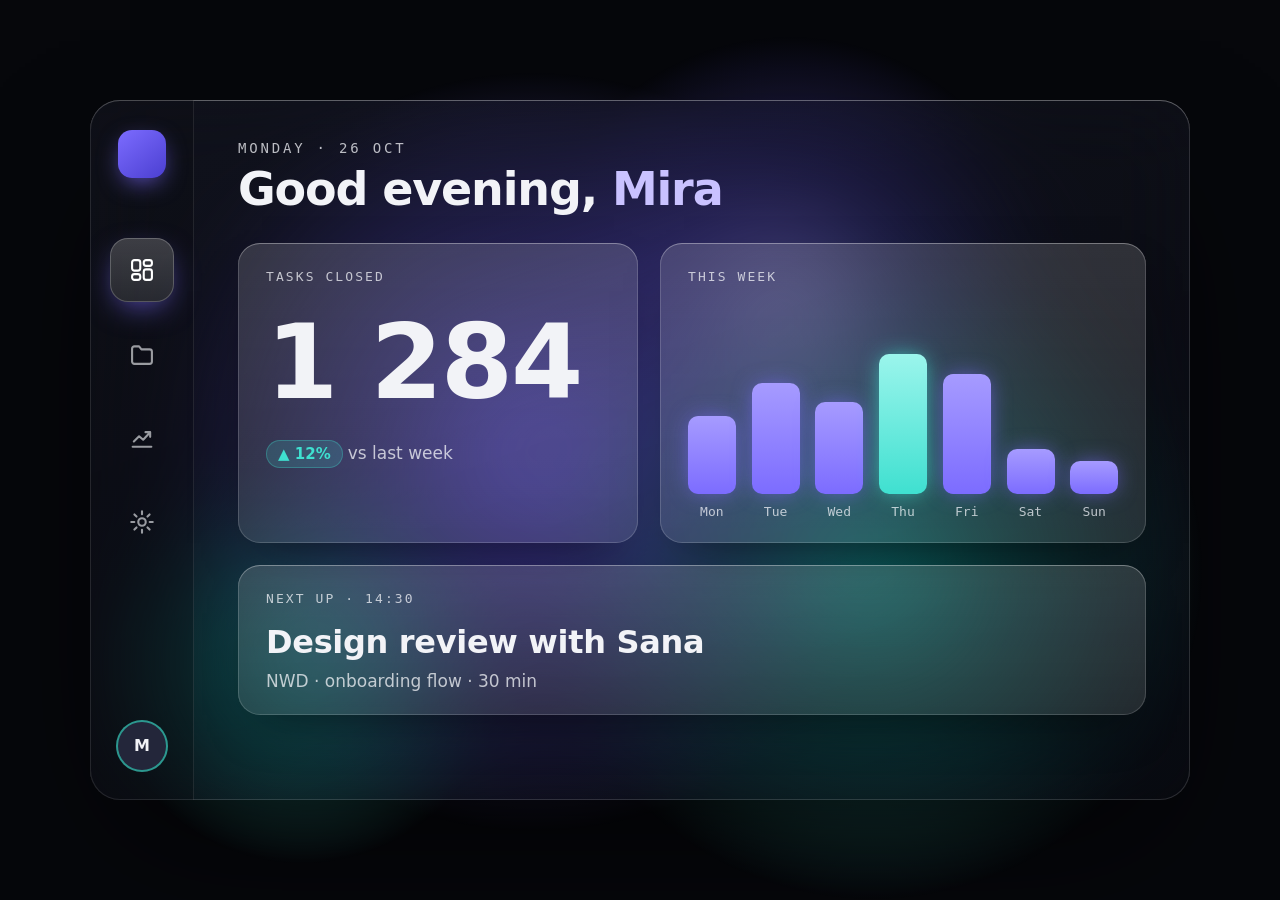
<file: index.html>
<!doctype html>
<html lang="en">
<head>
  <meta charset="utf-8">
  <meta name="viewport" content="width=device-width,initial-scale=1">
  <title>Frost Desk — veraetogrex_portfolio</title>
  <link rel="stylesheet" href="style.css">
</head>
<body>
  <!-- Frost Desk · zero dependencies · github.com/veraetogrex-portfolio -->
  <div class="fd-scene" aria-hidden="true"><i></i><i></i><i></i><i></i></div>

  <main class="fd" id="desk">
    <aside class="fd-side">
      <div class="fd-logo"></div>
      <nav class="fd-nav" aria-label="Pages">
        <span class="fd-pill"></span>
        <button class="is-on" aria-label="Overview"><svg viewBox="0 0 24 24"><rect x="3.5" y="3.5" width="7" height="9" rx="2"/><rect x="13.5" y="3.5" width="7" height="5" rx="2"/><rect x="3.5" y="15.5" width="7" height="5" rx="2"/><rect x="13.5" y="11.5" width="7" height="9" rx="2"/></svg></button>
        <button aria-label="Projects"><svg viewBox="0 0 24 24"><path d="M3.5 7.5a2 2 0 0 1 2-2h4l2 2.5h7a2 2 0 0 1 2 2v8.5a2 2 0 0 1-2 2h-13a2 2 0 0 1-2-2z"/></svg></button>
        <button aria-label="Reports"><svg viewBox="0 0 24 24"><path d="M4 19.5h16M5 15l4.5-4.5 3.5 3 6-6.5M15 7h4v4"/></svg></button>
        <button aria-label="Settings"><svg viewBox="0 0 24 24"><circle cx="12" cy="12" r="3.2"/><path d="M12 2.8v2.6M12 18.6v2.6M21.2 12h-2.6M5.4 12H2.8M18.5 5.5l-1.8 1.8M7.3 16.7l-1.8 1.8M18.5 18.5l-1.8-1.8M7.3 7.3L5.5 5.5"/></svg></button>
      </nav>
      <div class="fd-me">M</div>
    </aside>

    <div class="fd-content">
      <section class="fd-page is-on">
        <p class="fd-kick">Monday · 26 Oct</p>
        <h1>Good evening, <em>Mira</em></h1>
        <div class="fd-grid fd-overview">
          <div class="fd-card"><p class="fd-label">Tasks closed</p><p class="fd-big" data-count>0</p><p><span class="fd-chip">▲ 12%</span> <span class="fd-muted">vs last week</span></p></div>
          <div class="fd-card"><p class="fd-label">This week</p><div class="fd-bars"></div></div>
          <div class="fd-card fd-wide"><p class="fd-label">Next up · 14:30</p><p class="fd-next">Design review with Sana</p><p class="fd-muted">NWD · onboarding flow · 30 min</p></div>
        </div>
      </section>

      <section class="fd-page">
        <p class="fd-kick">4 active · Q4</p>
        <h1>Projects</h1>
        <div class="fd-grid fd-projects"></div>
      </section>

      <section class="fd-page">
        <p class="fd-kick">Last 30 days</p>
        <h1>Reports</h1>
        <div class="fd-grid fd-reports">
          <div class="fd-card">
            <p class="fd-label">Team velocity</p><p class="fd-mid">+18.4% <span class="fd-chip">On track</span></p>
            <svg class="fd-line" viewBox="0 0 568 330">
              <defs><linearGradient id="fd-area" x1="0" y1="0" x2="0" y2="1"><stop offset="0" stop-color="#7c6cff" stop-opacity=".45"/><stop offset="1" stop-color="#7c6cff" stop-opacity="0"/></linearGradient></defs>
              <path class="fd-grid-lines" d="M0 40H568M0 120H568M0 200H568M0 280H568"/>
              <path class="fd-area" fill="url(#fd-area)"/>
              <path class="fd-stroke" pathLength="1" stroke-dasharray="1 1"/>
              <circle class="fd-dot" cx="540" cy="70" r="9"/>
            </svg>
          </div>
          <div class="fd-card">
            <p class="fd-label">Where time went</p>
            <div class="fd-donut"><svg viewBox="0 0 240 240"><circle cx="120" cy="120" r="94"/></svg><p><b class="fd-mid" data-hours>0</b><span class="fd-muted">hours logged</span></p></div>
            <p class="fd-muted">Build 38% · Design 27% · Review 21% · QA 14%</p>
          </div>
        </div>
      </section>

      <section class="fd-page">
        <p class="fd-kick">Workspace</p>
        <h1>Settings</h1>
        <form class="fd-card fd-form" onsubmit="return false">
          <label class="fd-field"><span>Workspace name</span><input value="Veraetogrex"></label>
          <label class="fd-field"><span>Owner email</span><input type="email" value="mira@veraetogrex.dev"></label>
          <label class="fd-toggle">Frosted glass theme<input type="checkbox" checked></label>
          <label class="fd-toggle">Weekly digest<input type="checkbox" checked></label>
          <label class="fd-toggle">Sound on release<input type="checkbox"></label>
          <button class="fd-save">Save changes</button>
        </form>
      </section>
    </div>
    <div class="fd-glint" aria-hidden="true"></div>
  </main>

  <script src="script.js"></script>
</body>
</html>
</file>
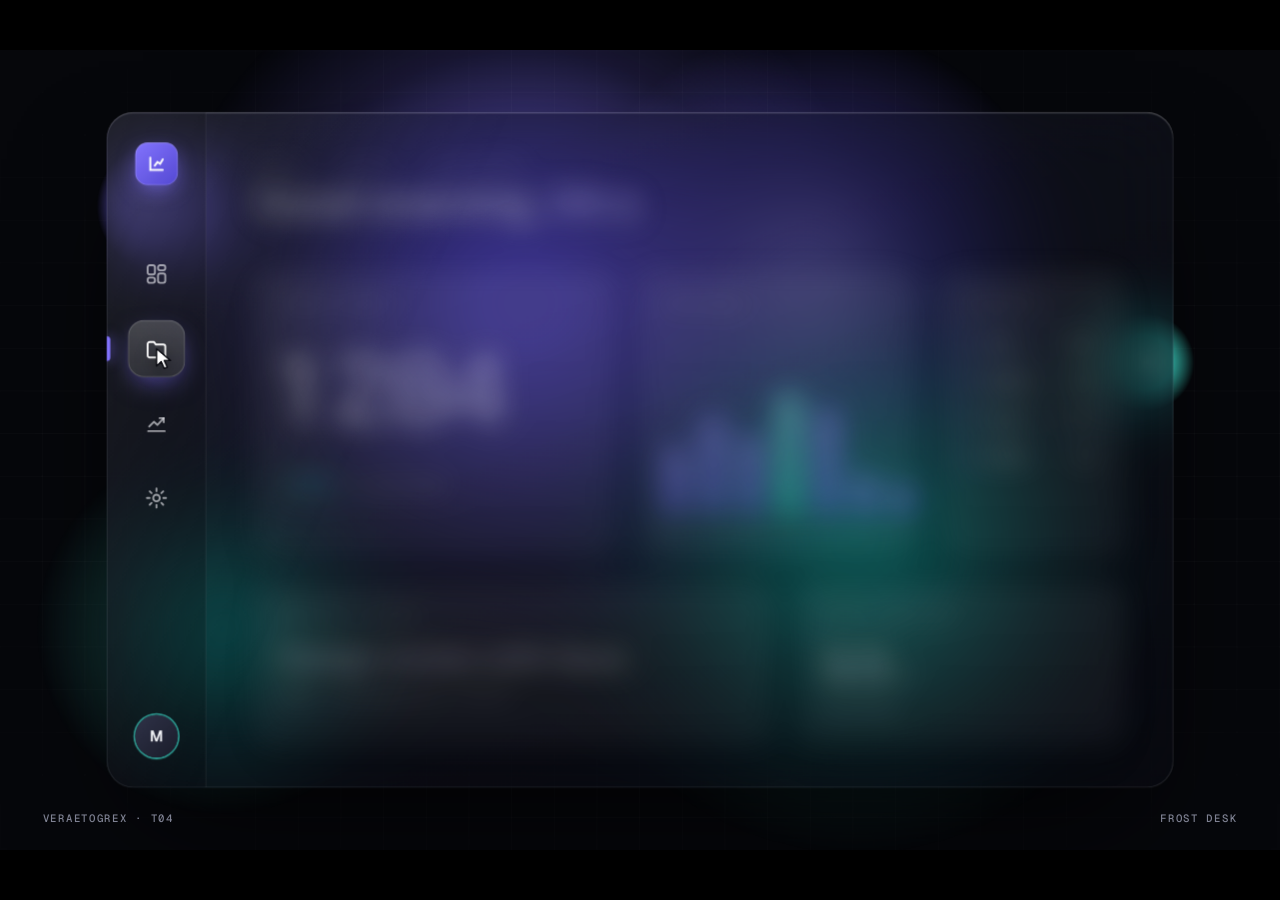
<file: mockup/frost-desk.autoplay.html>
<!doctype html>
<html lang="en">
<head>
<meta charset="utf-8">
<meta name="viewport" content="width=device-width,initial-scale=1">
<title>T04 Frost Desk — every page blurs into the next</title>
<link rel="stylesheet" href="_shared/nocturne.css">
<style>
  #stage{background:#06070B}
  #stage.grid::before{opacity:.6}

  /* the one moving background */
  .scene{position:absolute;inset:0;z-index:-1;overflow:hidden}
  .blob{position:absolute;left:0;top:0;border-radius:50%;will-change:transform;mix-blend-mode:screen}
  .b1{width:820px;height:820px;margin:-410px;background:radial-gradient(closest-side,rgba(124,108,255,.95),rgba(124,108,255,.55) 38%,rgba(124,108,255,.16) 70%,rgba(124,108,255,0))}
  .b2{width:700px;height:700px;margin:-350px;background:radial-gradient(closest-side,rgba(63,224,208,.85),rgba(63,224,208,.42) 40%,rgba(63,224,208,.1) 72%,rgba(63,224,208,0))}
  .b3{width:560px;height:560px;margin:-280px;background:radial-gradient(closest-side,rgba(166,155,255,.75),rgba(106,90,249,.35) 45%,rgba(106,90,249,0))}
  .b4{width:420px;height:420px;margin:-210px;background:radial-gradient(closest-side,rgba(63,224,208,.7),rgba(63,224,208,.2) 55%,rgba(63,224,208,0))}
  .b5{width:150px;height:150px;margin:-75px;background:radial-gradient(closest-side,rgba(201,194,255,1),rgba(124,108,255,.9) 55%,rgba(124,108,255,0) 100%)}
  .b6{width:110px;height:110px;margin:-55px;background:radial-gradient(closest-side,rgba(180,255,247,1),rgba(63,224,208,.9) 55%,rgba(63,224,208,0) 100%)}

  /* glass panel */
  .panel{position:absolute;left:120px;top:70px;width:1200px;height:760px;border-radius:30px;z-index:2;overflow:hidden;
    background:linear-gradient(160deg,rgba(26,28,42,.52),rgba(10,11,18,.62));
    -webkit-backdrop-filter:blur(42px) saturate(150%);backdrop-filter:blur(42px) saturate(150%);
    box-shadow:0 0 0 1px rgba(255,255,255,.14) inset,0 1px 0 rgba(255,255,255,.22) inset,0 60px 140px -40px rgba(0,0,0,.85)}
  .panel::after{content:"";position:absolute;inset:0;border-radius:30px;pointer-events:none;
    background:linear-gradient(115deg,rgba(255,255,255,.07) 0%,rgba(255,255,255,0) 30%)}

  /* sidebar */
  .side{position:absolute;left:0;top:0;bottom:0;width:112px;border-right:1px solid rgba(255,255,255,.09);background:rgba(8,9,14,.25)}
  .logo{position:absolute;left:32px;top:34px;width:48px;height:48px;border-radius:14px;display:flex;align-items:center;justify-content:center;
    background:linear-gradient(140deg,var(--pulse),#4B3FD1);box-shadow:0 8px 24px -6px rgba(124,108,255,.8),0 0 0 1px rgba(255,255,255,.2) inset}
  .nav{position:absolute;left:24px;top:150px;width:64px}
  .nb{position:relative;display:flex;align-items:center;justify-content:center;width:64px;height:64px;margin-bottom:20px;border-radius:18px;color:rgba(242,243,247,.62);z-index:1;transition:color .3s;outline:none}
  .nb svg{width:28px;height:28px}
  .nb.on{color:#fff}
  .nb.li-hover:not(.on),.nb:hover:not(.on){color:#fff;background:rgba(255,255,255,.06)}
  .nb:focus-visible{box-shadow:0 0 0 2px var(--pulse-soft)}
  .pill{position:absolute;left:0;top:0;width:64px;height:64px;border-radius:18px;z-index:0;transition:transform .5s var(--ease-back);
    background:linear-gradient(180deg,rgba(255,255,255,.2),rgba(255,255,255,.11));box-shadow:0 0 0 1px rgba(255,255,255,.22) inset,0 10px 30px -8px rgba(124,108,255,.7)}
  .pill::before{content:"";position:absolute;left:-24px;top:18px;width:4px;height:28px;border-radius:0 4px 4px 0;background:var(--pulse);box-shadow:0 0 14px var(--pulse)}
  .me{position:absolute;left:32px;bottom:34px;width:48px;height:48px;border-radius:50%;display:flex;align-items:center;justify-content:center;font:600 17px var(--f-text);
    background:linear-gradient(140deg,#2C2F45,#1A1C2A);box-shadow:0 0 0 2px rgba(63,224,208,.65)}

  /* content */
  .content{position:absolute;left:112px;top:0;right:0;bottom:0;will-change:filter,opacity,transform}
  .page{position:absolute;left:48px;top:44px;right:48px;bottom:44px;display:none}
  .page.on{display:block}
  .kick{font:500 14px var(--f-mono);letter-spacing:.2em;text-transform:uppercase;color:rgba(242,243,247,.7)}
  h1{margin:10px 0 0;font:600 50px/1.05 var(--f-text);letter-spacing:-.025em;color:#fff;text-shadow:0 2px 24px rgba(0,0,0,.35)}
  h1 em{font-style:normal;color:var(--pulse-pale)}
  .chip{display:inline-flex;align-items:center;gap:6px;height:32px;padding:0 12px;border-radius:999px;font:600 15px var(--f-text);background:rgba(63,224,208,.16);color:var(--ion);box-shadow:0 0 0 1px rgba(63,224,208,.3) inset}

  .g{position:absolute;border-radius:22px;padding:28px 30px;
    background:linear-gradient(180deg,rgba(255,255,255,.15),rgba(255,255,255,.11));
    box-shadow:0 0 0 1px rgba(255,255,255,.16) inset,0 1px 0 rgba(255,255,255,.22) inset,0 24px 50px -24px rgba(0,0,0,.6)}
  .g .lbl{font:500 14px var(--f-mono);letter-spacing:.16em;text-transform:uppercase;color:rgba(242,243,247,.78)}
  .big{font:600 112px/1 var(--f-display);letter-spacing:-.01em;color:#fff;font-variant-numeric:tabular-nums}
  .mid{font:600 56px/1 var(--f-display);color:#fff}
  .muted{color:rgba(242,243,247,.74);font-size:18px}

  /* overview */
  .bars{position:absolute;left:30px;right:30px;bottom:26px;height:200px;display:flex;align-items:flex-end;gap:16px}
  .bar{flex:1;display:flex;flex-direction:column;align-items:center;gap:10px;height:100%;justify-content:flex-end}
  .bar i{display:block;width:100%;border-radius:10px;background:linear-gradient(180deg,#A69BFF,var(--pulse));box-shadow:0 0 22px -4px rgba(124,108,255,.8);transform-origin:50% 100%;transform:scaleY(0)}
  .bar.hi i{background:linear-gradient(180deg,#9BF5EC,var(--ion));box-shadow:0 0 22px -4px rgba(63,224,208,.9)}
  .bar span{font:500 13px var(--f-mono);letter-spacing:.08em;color:rgba(242,243,247,.7)}
  .plist{margin-top:22px;display:flex;flex-direction:column;gap:14px}
  .plist div{display:flex;align-items:center;gap:12px;font:600 22px var(--f-display);letter-spacing:.06em}
  .plist i{width:10px;height:10px;border-radius:50%;background:var(--pulse)}
  .plist span{margin-left:auto;font:500 18px var(--f-text);letter-spacing:0;color:rgba(242,243,247,.8)}

  /* projects */
  .pc{width:230px;height:470px;top:120px;text-align:center;padding:30px 20px}
  .pc .code{font:700 40px/1 var(--f-display);letter-spacing:.08em;color:#fff}
  .pc .nm{margin-top:8px;font:500 17px var(--f-text);color:rgba(242,243,247,.78)}
  .ring{position:relative;width:164px;height:164px;margin:34px auto 0}
  .ring svg{width:164px;height:164px;transform:rotate(-90deg)}
  .ring .v{position:absolute;inset:0;display:flex;align-items:center;justify-content:center;font:600 46px var(--f-display);color:#fff}
  .ring .v small{font-size:22px;margin-left:2px;color:rgba(242,243,247,.8)}
  .pc .due{position:absolute;left:20px;right:20px;bottom:30px;font:500 14px var(--f-mono);letter-spacing:.1em;text-transform:uppercase;color:rgba(242,243,247,.72)}
  .pc .who{position:absolute;left:0;right:0;bottom:70px;display:flex;justify-content:center}
  .pc .who b{width:36px;height:36px;margin:0 -5px;border-radius:50%;display:flex;align-items:center;justify-content:center;font:600 14px var(--f-text);background:#2A2D42;box-shadow:0 0 0 2px rgba(20,21,32,.9)}

  /* reports */
  .chart path.ln{fill:none;stroke:var(--pulse-soft);stroke-width:4;stroke-linecap:round;stroke-linejoin:round;filter:drop-shadow(0 0 8px rgba(124,108,255,.8))}
  .legend{margin-top:26px;display:grid;grid-template-columns:1fr 1fr;gap:12px 18px}
  .legend div{display:flex;align-items:center;gap:10px;font:500 17px var(--f-text);color:rgba(242,243,247,.86)}
  .legend i{width:12px;height:12px;border-radius:4px}

  /* payoff: the line lands -> light blooms through the glass and a glint sweeps across it */
  .glint{position:absolute;inset:0;z-index:5;pointer-events:none;opacity:0;border-radius:30px;
    background:linear-gradient(105deg,transparent 32%,rgba(255,255,255,.16) 42%,rgba(255,255,255,.42) 48%,rgba(226,222,255,.62) 50%,rgba(255,255,255,.42) 52%,rgba(255,255,255,.16) 58%,transparent 68%) no-repeat;background-size:260% 100%}
  .bloom{position:absolute;left:823px;top:508px;width:2600px;height:2600px;margin:-1300px 0 0 -1300px;border-radius:50%;z-index:3;pointer-events:none;opacity:0;mix-blend-mode:screen;will-change:transform,opacity;
    background:radial-gradient(closest-side,rgba(226,222,255,.92),rgba(166,155,255,.58) 16%,rgba(124,108,255,.30) 42%,rgba(63,224,208,.12) 68%,rgba(63,224,208,0))}
  /* settings */
  .fl{display:block;margin-top:22px}
  .fl span{display:block;margin-bottom:10px;font:500 13px var(--f-mono);letter-spacing:.16em;text-transform:uppercase;color:rgba(242,243,247,.74)}
  .fl .field{width:100%;background:rgba(8,9,14,.32);border-color:rgba(255,255,255,.2);font-size:20px}
  .tg{display:flex;align-items:center;justify-content:space-between;height:64px;border-bottom:1px solid rgba(255,255,255,.1);font:500 20px var(--f-text)}
  .tg:last-of-type{border:0}
  .sw{width:56px;height:32px;border-radius:999px;background:rgba(255,255,255,.18);position:relative;transition:background .25s}
  .sw::after{content:"";position:absolute;left:4px;top:4px;width:24px;height:24px;border-radius:50%;background:#fff;transition:transform .3s var(--ease-back)}
  .sw.on{background:var(--pulse-btn)}.sw.on::after{transform:translateX(24px)}
  .av{display:flex;margin-top:22px}
  .av b{width:58px;height:58px;margin-right:-12px;border-radius:50%;display:flex;align-items:center;justify-content:center;font:600 20px var(--f-text);box-shadow:0 0 0 3px rgba(30,32,48,.95)}
</style>
</head>
<body>
<div id="stage" class="grid" data-title="T04 Frost Desk" data-url="veraetogrex-portfolio.github.io/desk">
  <div class="scene" id="scene">
    <div class="blob b1"></div><div class="blob b2"></div><div class="blob b3"></div><div class="blob b4"></div><div class="blob b5"></div><div class="blob b6"></div>
  </div>

  <div class="panel" id="panel">
    <aside class="side">
      <div class="logo"><svg width="24" height="24" viewBox="0 0 24 24" fill="none" stroke="#fff" stroke-width="2.2" stroke-linecap="round"><path d="M5 5v14h14"/><path d="M10 14l3-4 3 2 3-5"/></svg></div>
      <nav class="nav" id="nav">
        <div class="pill" id="pill"></div>
        <button class="nb" aria-label="Overview"><svg viewBox="0 0 24 24" fill="none" stroke="currentColor" stroke-width="1.8" stroke-linejoin="round"><rect x="3.5" y="3.5" width="7" height="9" rx="2"/><rect x="13.5" y="3.5" width="7" height="5" rx="2"/><rect x="3.5" y="15.5" width="7" height="5" rx="2"/><rect x="13.5" y="11.5" width="7" height="9" rx="2"/></svg></button>
        <button class="nb" aria-label="Projects"><svg viewBox="0 0 24 24" fill="none" stroke="currentColor" stroke-width="1.8" stroke-linejoin="round"><path d="M3.5 7.5a2 2 0 0 1 2-2h4l2 2.5h7a2 2 0 0 1 2 2v8.5a2 2 0 0 1-2 2h-13a2 2 0 0 1-2-2z"/></svg></button>
        <button class="nb" aria-label="Reports"><svg viewBox="0 0 24 24" fill="none" stroke="currentColor" stroke-width="1.8" stroke-linecap="round" stroke-linejoin="round"><path d="M4 19.5h16"/><path d="M5 15l4.5-4.5 3.5 3 6-6.5"/><path d="M15 7h4v4"/></svg></button>
        <button class="nb" aria-label="Settings"><svg viewBox="0 0 24 24" fill="none" stroke="currentColor" stroke-width="1.8" stroke-linecap="round"><circle cx="12" cy="12" r="3.2"/><path d="M12 2.8v2.6M12 18.6v2.6M21.2 12h-2.6M5.4 12H2.8M18.5 5.5l-1.8 1.8M7.3 16.7l-1.8 1.8M18.5 18.5l-1.8-1.8M7.3 7.3L5.5 5.5"/></svg></button>
      </nav>
      <div class="me">M</div>
    </aside>

    <div class="content" id="content">
      <!-- Overview -->
      <section class="page" data-p="0">
        <div class="kick">Monday · 26 Oct · Veraetogrex</div>
        <h1>Good evening, <em>Mira</em></h1>
        <div class="g" style="left:0;top:132px;width:412px;height:330px">
          <div class="lbl">Tasks closed</div>
          <div class="big" id="count" style="margin-top:34px">0</div>
          <div style="margin-top:34px;display:flex;align-items:center;gap:14px"><span class="chip">▲ 12%</span><span class="muted">vs last week</span></div>
        </div>
        <div class="g" style="left:436px;top:132px;width:320px;height:330px">
          <div class="lbl">This week</div>
          <div class="bars" id="bars"></div>
        </div>
        <div class="g" style="left:780px;top:132px;width:212px;height:330px">
          <div class="lbl">Projects</div>
          <div class="plist"><div><i></i>ATL<span>84%</span></div><div><i></i>NWD<span>62%</span></div><div><i></i>HLO<span>47%</span></div><div><i></i>ORB<span>31%</span></div></div>
        </div>
        <div class="g" style="left:0;top:486px;width:592px;height:186px">
          <div class="lbl">Next up · 14:30</div>
          <div style="margin-top:20px;font:600 34px var(--f-text);letter-spacing:-.01em">Design review with Sana</div>
          <div class="muted" style="margin-top:10px">NWD · onboarding flow · 30 min</div>
        </div>
        <div class="g" style="left:616px;top:486px;width:376px;height:186px">
          <div class="lbl">Focus time left</div>
          <div class="mid" style="margin-top:22px">3.5<span style="font-size:28px;color:rgba(242,243,247,.8)"> h</span></div>
          <div class="muted" style="margin-top:10px">until 18:00</div>
        </div>
      </section>

      <!-- Projects -->
      <section class="page" data-p="1">
        <div class="kick">4 active · Q4</div>
        <h1>Projects</h1>
        <div id="pcs"></div>
      </section>

      <!-- Reports -->
      <section class="page" data-p="2">
        <div class="kick">Last 30 days</div>
        <h1>Reports</h1>
        <div class="g" style="left:0;top:132px;width:600px;height:540px">
          <div class="lbl">Team velocity</div>
          <div style="display:flex;align-items:baseline;gap:16px;margin-top:16px"><span class="mid">+18.4%</span><span class="chip">On track</span></div>
          <svg class="chart" id="chart" width="540" height="314" viewBox="0 0 568 330" style="position:absolute;left:30px;bottom:30px">
            <defs><linearGradient id="area" x1="0" y1="0" x2="0" y2="1"><stop offset="0" stop-color="#7C6CFF" stop-opacity=".45"/><stop offset="1" stop-color="#7C6CFF" stop-opacity="0"/></linearGradient></defs>
            <g stroke="rgba(255,255,255,.12)" stroke-width="1"><path d="M0 40H568M0 120H568M0 200H568M0 280H568"/></g>
            <path id="areaP" fill="url(#area)" opacity="0"/>
            <path id="lineP" class="ln" pathLength="1" stroke-dasharray="1 1" stroke-dashoffset="1"/>
            <circle id="endDot" r="9" fill="#fff" stroke="#7C6CFF" stroke-width="5" opacity="0"/>
            <g font-family="Geist Mono" font-size="13" fill="rgba(242,243,247,.7)" letter-spacing="1"><text x="0" y="322">W1</text><text x="182" y="322">W2</text><text x="364" y="322">W3</text><text x="540" y="322">W4</text></g>
          </svg>
        </div>
        <div class="g" style="left:624px;top:132px;width:368px;height:540px">
          <div class="lbl">Where time went</div>
          <div style="position:relative;width:240px;height:240px;margin:26px auto 0">
            <svg id="donut" width="240" height="240" viewBox="0 0 240 240" style="transform:rotate(-90deg)">
              <circle cx="120" cy="120" r="94" fill="none" stroke="rgba(255,255,255,.1)" stroke-width="30"/>
            </svg>
            <div style="position:absolute;inset:0;display:flex;flex-direction:column;align-items:center;justify-content:center">
              <div class="mid" id="dnum">0</div><div class="muted" style="font-size:16px;margin-top:6px">hours logged</div>
            </div>
          </div>
          <div class="legend"><div><i style="background:#7C6CFF"></i>Build 38%</div><div><i style="background:#3FE0D0"></i>Design 27%</div><div><i style="background:#C9C2FF"></i>Review 21%</div><div><i style="background:rgba(255,255,255,.45)"></i>QA 14%</div></div>
        </div>
      </section>

      <!-- Settings -->
      <section class="page" data-p="3">
        <div class="kick">Workspace</div>
        <h1>Settings</h1>
        <div class="g sf" style="left:0;top:132px;width:600px;height:540px">
          <div class="lbl">General</div>
          <label class="fl"><span>Workspace name</span><input class="field" value="Veraetogrex"></label>
          <label class="fl"><span>Owner email</span><input class="field" value="mira@veraetogrex.dev"></label>
          <div style="margin-top:20px">
            <div class="tg">Frosted glass theme<button class="sw on" aria-label="Frosted glass theme"></button></div>
            <div class="tg">Weekly digest<button class="sw on" aria-label="Weekly digest"></button></div>
            <div class="tg">Sound on release<button class="sw" aria-label="Sound on release"></button></div>
          </div>
        </div>
        <div class="g sf" style="left:624px;top:132px;width:368px;height:540px">
          <div class="lbl">Members</div>
          <div class="mid" style="margin-top:20px">18</div>
          <div class="av"><b style="background:#6A5AF9">M</b><b style="background:#1F8F86">L</b><b style="background:#3A3D58">S</b><b style="background:#4B3FD1">A</b><b style="background:#262938;font-size:16px">+14</b></div>
          <div class="muted" style="margin-top:26px">3 invites pending</div>
          <button class="btn" style="position:absolute;left:30px;right:30px;bottom:30px;height:60px;font-size:19px">Save changes</button>
        </div>
      </section>
    </div>
    <div class="glint" id="glint"></div>
  </div>
  <div class="bloom" id="bloom"></div>

  <div class="status-line"><span>Veraetogrex · T04</span><span>Frost desk</span></div>
</div>

<script>window.AUTOPLAY = true;</script>
<script src="_shared/stage.js"></script>
<script>
const $ = s => document.querySelector(s);
const $$ = s => [...document.querySelectorAll(s)];
const pages = $$('.page'), nbs = $$('.nb'), content = $('#content'), pill = $('#pill');
const fmt = n => String(n).replace(/\B(?=(\d{3})+(?!\d))/g, ' ');
const LOOP = 6300;   // demo length == background period => seamless loop

// ---- background: periodic drift, period = LOOP ----
const blobs = $$('.blob');
const ORB = [ // cx, cy, ax, ay, kx, ky, phase
  [430, 300, 160, 90, 1, 1, 0], [1060, 640, 150, 110, 1, 1, 2.1], [980, 220, 120, 80, 1, 2, 4.0],
  [360, 720, 110, 70, 2, 1, 1.2], [250, 160, 70, 50, 1, 1, 3.3], [1250, 420, 60, 90, 1, 1, .7]];
let bgT0 = performance.now();
function bg(now) {
  const th = ((now - bgT0) / LOOP) * Math.PI * 2;
  blobs.forEach((b, i) => { const [cx, cy, ax, ay, kx, ky, ph] = ORB[i];
    b.style.transform = `translate(${cx + ax * Math.sin(th * kx + ph)}px,${cy + ay * Math.cos(th * ky + ph)}px)`; });
  requestAnimationFrame(bg);
}
requestAnimationFrame(bg);

// ---- build dynamic bits ----
const DAYS = [['Mon', .52], ['Tue', .74], ['Wed', .61], ['Thu', .93, 1], ['Fri', .8], ['Sat', .3], ['Sun', .22]];
$('#bars').innerHTML = DAYS.map(([d, , hi]) => `<div class="bar${hi ? ' hi' : ''}"><i></i><span>${d}</span></div>`).join('');
const barEls = $$('#bars .bar i');
barEls.forEach((b, i) => b.style.height = (DAYS[i][1] * 150) + 'px');

const PROJ = [['ATL', 'Atlas · web app', 84, 'Due Nov 14', ['L', 'M']], ['NWD', 'Northwind · mobile', 62, 'Due Nov 28', ['S', 'A', 'M']], ['HLO', 'Halo · design system', 47, 'Due Dec 05', ['M', 'L']], ['ORB', 'Orbit · platform', 31, 'Due Dec 19', ['A', 'S']]];
$('#pcs').innerHTML = PROJ.map(([c, n, v, due, who], i) => `<div class="g pc" style="left:${i * 254}px">
  <div class="code">${c}</div><div class="nm">${n}</div>
  <div class="ring"><svg viewBox="0 0 164 164"><circle cx="82" cy="82" r="66" fill="none" stroke="rgba(255,255,255,.12)" stroke-width="14"/>
  <circle class="rv" cx="82" cy="82" r="66" fill="none" stroke="${v >= 80 ? '#3FE0D0' : '#7C6CFF'}" stroke-width="14" stroke-linecap="round" pathLength="100" stroke-dasharray="0 100" style="filter:drop-shadow(0 0 6px ${v >= 80 ? 'rgba(63,224,208,.8)' : 'rgba(124,108,255,.8)'})"/></svg>
  <div class="v"><span class="rn">0</span><small>%</small></div></div>
  <div class="who">${who.map(w => `<b>${w}</b>`).join('')}</div><div class="due">${due}</div></div>`).join('');
const rings = $$('.pc .rv'), rnums = $$('.pc .rn');

// line chart
const PTS = [[0, 250], [60, 236], [120, 246], [182, 200], [240, 214], [300, 168], [364, 176], [420, 128], [480, 112], [540, 70]];
function smooth(p) { let d = `M${p[0][0]},${p[0][1]}`; for (let i = 1; i < p.length; i++) { const [x0, y0] = p[i - 1], [x1, y1] = p[i], mx = (x0 + x1) / 2; d += `C${mx},${y0} ${mx},${y1} ${x1},${y1}`; } return d; }
const lineD = smooth(PTS);
$('#lineP').setAttribute('d', lineD);
$('#areaP').setAttribute('d', lineD + 'L540,300L0,300Z');
const endDot = $('#endDot'); endDot.setAttribute('cx', 540); endDot.setAttribute('cy', 70);
// donut
const SEG = [['#7C6CFF', 38], ['#3FE0D0', 27], ['#C9C2FF', 21], ['rgba(255,255,255,.45)', 14]];
const segEls = SEG.map(([c]) => { const e = document.createElementNS('http://www.w3.org/2000/svg', 'circle');
  Object.entries({ cx: 120, cy: 120, r: 94, fill: 'none', stroke: c, 'stroke-width': 30, pathLength: 100 }).forEach(([k, v]) => e.setAttribute(k, v));
  $('#donut').appendChild(e); return e; });

// ---- page state ----
let cur = 0, busy = false, wanted = null, quietOnce = false;
function show(i) { pages.forEach((p, k) => p.classList.toggle('on', k === i)); }
function markNav(i) { nbs.forEach((b, k) => b.classList.toggle('on', k === i)); pill.style.transform = `translateY(${i * 84}px)`; }
function clearPage(i) {
  if (i === 0) { $('#count').textContent = '0'; barEls.forEach(b => b.style.transform = 'scaleY(0)'); }
  if (i === 1) { rings.forEach(r => r.setAttribute('stroke-dasharray', '0 100')); rnums.forEach(n => n.textContent = '0'); }
  if (i === 2) { $('#lineP').setAttribute('stroke-dashoffset', 1); $('#areaP').setAttribute('opacity', 0); endDot.setAttribute('opacity', 0);
    segEls.forEach(e => { e.setAttribute('stroke-dasharray', '0 100'); e.setAttribute('stroke-dashoffset', 0); }); $('#dnum').textContent = '0'; }
}

// page enter animations (count-ups, bars, rings, chart)
async function enter(s, i) {
  if (i === 0) {
    const cnt = $('#count');
    barEls.forEach((b, k) => s.later(() => s.tween(420, t => b.style.transform = `scaleY(${t})`, s.ease.outBack).catch(() => {}), 60 + k * 120));
    await s.tween(920, t => cnt.textContent = fmt(Math.round(1284 * t)), s.ease.out);
  }
  if (i === 1) {
    rings.forEach((r, k) => s.later(() => s.tween(900, t => { const v = PROJ[k][2] * t; r.setAttribute('stroke-dasharray', `${v} 100`); rnums[k].textContent = Math.round(v); }, s.ease.out).catch(() => {}), k * 110));
    await s.wait(1230);
  }
  if (i === 2) {
    const ln = $('#lineP'), ar = $('#areaP');
    let acc = 0;
    SEG.forEach(([, v], k) => { const off = acc; acc += v;
      s.later(() => s.tween(420, t => { segEls[k].setAttribute('stroke-dasharray', `${Math.max(0, v * t - .8)} 100`); segEls[k].setAttribute('stroke-dashoffset', -off); }, s.ease.out).catch(() => {}), 200 + k * 170); });
    s.tween(1000, t => $('#dnum').textContent = Math.round(312 * t), s.ease.out).catch(() => {});
    await s.tween(900, t => { ln.setAttribute('stroke-dashoffset', 1 - t); ar.setAttribute('opacity', t * t); }, s.ease.inOut);
    endDot.setAttribute('opacity', 1);
    payoff(s);
    await s.tween(220, t => endDot.setAttribute('r', 4 + 5 * s.ease.outBack(t)));
  }
  if (i === 3) {
    $$('.page[data-p="3"] .fl, .page[data-p="3"] .tg').forEach((e, k) => e.animate([{ opacity: 0, transform: 'translateY(14px)' }, { opacity: 1, transform: 'none' }], { duration: 420, delay: k * 70, easing: 'cubic-bezier(.2,.8,.2,1)', fill: 'backwards' }));
    await s.wait(700);
  }
}

// payoff: bloom from the end of the line + one glint across the glass
function payoff(s) {
  const bloom = $('#bloom'), glint = $('#glint');
  s.tween(1000, (t, p) => {
    bloom.style.transform = `scale(${.06 + .94 * t})`;
    bloom.style.opacity = p < .1 ? p / .1 : 1 - Math.pow((p - .1) / .9, 1.5);
  }, s.ease.out).catch(() => {});
  s.tween(720, (t, p) => {
    glint.style.backgroundPosition = `${100 - 100 * t}% 0`;
    glint.style.opacity = p < .85 ? 1 : (1 - p) / .15;
  }, s.ease.inOut).catch(() => {});
}

// blur-out -> swap -> blur-in
async function go(s, i) {
  if (i === cur) return;
  if (busy) { wanted = i; return; }
  busy = true; markNav(i);
  await s.tween(380, t => {
    content.style.filter = `blur(${t * 26}px)`; content.style.opacity = 1 - t; content.style.transform = `scale(${1 - .02 * t})`;
  }, s.ease.in);
  show(i); clearPage(i); cur = i;
  // the demo's last hop lands on the untouched first frame; reset() then starts the count-up
  const quiet = quietOnce; quietOnce = false;
  const en = quiet ? Promise.resolve() : enter(s, i).catch(() => {});
  await s.tween(380, t => {
    content.style.filter = t < 1 ? `blur(${(1 - t) * 26}px)` : 'none'; content.style.opacity = t; content.style.transform = `scale(${1.02 - .02 * t})`;
  }, s.ease.out);
  content.style.filter = 'none'; content.style.transform = '';
  busy = false;
  if (wanted !== null && wanted !== cur) { const w = wanted; wanted = null; return go(s, w); }
  wanted = null;
  return en;
}
nbs.forEach((b, i) => b.addEventListener('click', () => go(Stage.ctx(), i)));
addEventListener('keydown', e => { if (e.target.matches('input')) return; const n = +e.key; if (n >= 1 && n <= 4) go(Stage.ctx(), n - 1); });
$$('.sw').forEach(sw => sw.addEventListener('click', () => sw.classList.toggle('on')));

function reset(s) {
  busy = false; wanted = null; cur = 0; quietOnce = false;
  content.style.filter = 'none'; content.style.opacity = 1; content.style.transform = '';
  $('#bloom').style.opacity = 0; $('#glint').style.opacity = 0;
  [0, 1, 2].forEach(clearPage);
  $$('.sw').forEach((sw, k) => sw.classList.toggle('on', k < 2));
  show(0); markNav(0);
  bgT0 = performance.now();
  enter(s, 0).catch(() => {});        // Overview counts up from the first frame
}

const REST = [292, 236];
Stage.init({
  reset,
  cursorStart: REST,
  async demo(s) {
    const t0 = performance.now();
    await s.wait(420);
    await s.click(nbs[1], { ms: 480 });                 // ≈1.0 s Projects
    await s.until(t0, 2080);
    await s.click(nbs[2], { ms: 420 });                 // ≈2.6 s Reports
    await s.until(t0, 3900);
    await s.click(nbs[3], { ms: 420 });                 // ≈4.2 s Settings
    await s.until(t0, 5040);
    quietOnce = true;
    await s.click(nbs[0], { ms: 380, arc: .2 });        // ≈5.5 s back to Overview
    s.move(REST, 560, { arc: -.15 }).catch(() => {});
    await s.until(t0, LOOP);                            // blur-in finishes on the first frame
  },
});
</script>
</body>
</html>
</file>
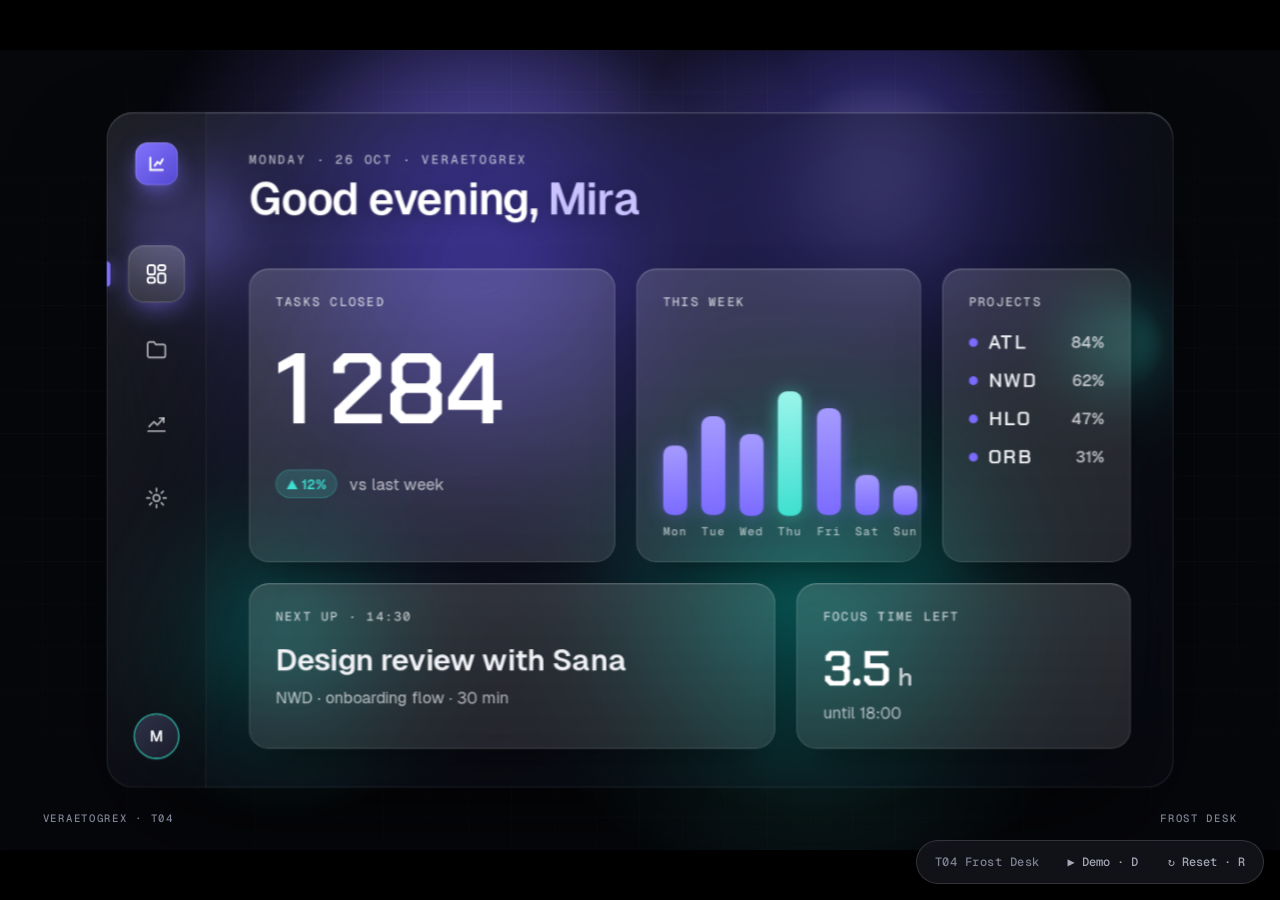
<file: mockup/frost-desk.html>
<!doctype html>
<html lang="en">
<head>
<meta charset="utf-8">
<meta name="viewport" content="width=device-width,initial-scale=1">
<title>T04 Frost Desk — every page blurs into the next</title>
<link rel="stylesheet" href="_shared/nocturne.css">
<style>
  #stage{background:#06070B}
  #stage.grid::before{opacity:.6}

  /* the one moving background */
  .scene{position:absolute;inset:0;z-index:-1;overflow:hidden}
  .blob{position:absolute;left:0;top:0;border-radius:50%;will-change:transform;mix-blend-mode:screen}
  .b1{width:820px;height:820px;margin:-410px;background:radial-gradient(closest-side,rgba(124,108,255,.95),rgba(124,108,255,.55) 38%,rgba(124,108,255,.16) 70%,rgba(124,108,255,0))}
  .b2{width:700px;height:700px;margin:-350px;background:radial-gradient(closest-side,rgba(63,224,208,.85),rgba(63,224,208,.42) 40%,rgba(63,224,208,.1) 72%,rgba(63,224,208,0))}
  .b3{width:560px;height:560px;margin:-280px;background:radial-gradient(closest-side,rgba(166,155,255,.75),rgba(106,90,249,.35) 45%,rgba(106,90,249,0))}
  .b4{width:420px;height:420px;margin:-210px;background:radial-gradient(closest-side,rgba(63,224,208,.7),rgba(63,224,208,.2) 55%,rgba(63,224,208,0))}
  .b5{width:150px;height:150px;margin:-75px;background:radial-gradient(closest-side,rgba(201,194,255,1),rgba(124,108,255,.9) 55%,rgba(124,108,255,0) 100%)}
  .b6{width:110px;height:110px;margin:-55px;background:radial-gradient(closest-side,rgba(180,255,247,1),rgba(63,224,208,.9) 55%,rgba(63,224,208,0) 100%)}

  /* glass panel */
  .panel{position:absolute;left:120px;top:70px;width:1200px;height:760px;border-radius:30px;z-index:2;overflow:hidden;
    background:linear-gradient(160deg,rgba(26,28,42,.52),rgba(10,11,18,.62));
    -webkit-backdrop-filter:blur(42px) saturate(150%);backdrop-filter:blur(42px) saturate(150%);
    box-shadow:0 0 0 1px rgba(255,255,255,.14) inset,0 1px 0 rgba(255,255,255,.22) inset,0 60px 140px -40px rgba(0,0,0,.85)}
  .panel::after{content:"";position:absolute;inset:0;border-radius:30px;pointer-events:none;
    background:linear-gradient(115deg,rgba(255,255,255,.07) 0%,rgba(255,255,255,0) 30%)}

  /* sidebar */
  .side{position:absolute;left:0;top:0;bottom:0;width:112px;border-right:1px solid rgba(255,255,255,.09);background:rgba(8,9,14,.25)}
  .logo{position:absolute;left:32px;top:34px;width:48px;height:48px;border-radius:14px;display:flex;align-items:center;justify-content:center;
    background:linear-gradient(140deg,var(--pulse),#4B3FD1);box-shadow:0 8px 24px -6px rgba(124,108,255,.8),0 0 0 1px rgba(255,255,255,.2) inset}
  .nav{position:absolute;left:24px;top:150px;width:64px}
  .nb{position:relative;display:flex;align-items:center;justify-content:center;width:64px;height:64px;margin-bottom:20px;border-radius:18px;color:rgba(242,243,247,.62);z-index:1;transition:color .3s;outline:none}
  .nb svg{width:28px;height:28px}
  .nb.on{color:#fff}
  .nb.li-hover:not(.on),.nb:hover:not(.on){color:#fff;background:rgba(255,255,255,.06)}
  .nb:focus-visible{box-shadow:0 0 0 2px var(--pulse-soft)}
  .pill{position:absolute;left:0;top:0;width:64px;height:64px;border-radius:18px;z-index:0;transition:transform .5s var(--ease-back);
    background:linear-gradient(180deg,rgba(255,255,255,.2),rgba(255,255,255,.11));box-shadow:0 0 0 1px rgba(255,255,255,.22) inset,0 10px 30px -8px rgba(124,108,255,.7)}
  .pill::before{content:"";position:absolute;left:-24px;top:18px;width:4px;height:28px;border-radius:0 4px 4px 0;background:var(--pulse);box-shadow:0 0 14px var(--pulse)}
  .me{position:absolute;left:32px;bottom:34px;width:48px;height:48px;border-radius:50%;display:flex;align-items:center;justify-content:center;font:600 17px var(--f-text);
    background:linear-gradient(140deg,#2C2F45,#1A1C2A);box-shadow:0 0 0 2px rgba(63,224,208,.65)}

  /* content */
  .content{position:absolute;left:112px;top:0;right:0;bottom:0;will-change:filter,opacity,transform}
  .page{position:absolute;left:48px;top:44px;right:48px;bottom:44px;display:none}
  .page.on{display:block}
  .kick{font:500 14px var(--f-mono);letter-spacing:.2em;text-transform:uppercase;color:rgba(242,243,247,.7)}
  h1{margin:10px 0 0;font:600 50px/1.05 var(--f-text);letter-spacing:-.025em;color:#fff;text-shadow:0 2px 24px rgba(0,0,0,.35)}
  h1 em{font-style:normal;color:var(--pulse-pale)}
  .chip{display:inline-flex;align-items:center;gap:6px;height:32px;padding:0 12px;border-radius:999px;font:600 15px var(--f-text);background:rgba(63,224,208,.16);color:var(--ion);box-shadow:0 0 0 1px rgba(63,224,208,.3) inset}

  .g{position:absolute;border-radius:22px;padding:28px 30px;
    background:linear-gradient(180deg,rgba(255,255,255,.15),rgba(255,255,255,.11));
    box-shadow:0 0 0 1px rgba(255,255,255,.16) inset,0 1px 0 rgba(255,255,255,.22) inset,0 24px 50px -24px rgba(0,0,0,.6)}
  .g .lbl{font:500 14px var(--f-mono);letter-spacing:.16em;text-transform:uppercase;color:rgba(242,243,247,.78)}
  .big{font:600 112px/1 var(--f-display);letter-spacing:-.01em;color:#fff;font-variant-numeric:tabular-nums}
  .mid{font:600 56px/1 var(--f-display);color:#fff}
  .muted{color:rgba(242,243,247,.74);font-size:18px}

  /* overview */
  .bars{position:absolute;left:30px;right:30px;bottom:26px;height:200px;display:flex;align-items:flex-end;gap:16px}
  .bar{flex:1;display:flex;flex-direction:column;align-items:center;gap:10px;height:100%;justify-content:flex-end}
  .bar i{display:block;width:100%;border-radius:10px;background:linear-gradient(180deg,#A69BFF,var(--pulse));box-shadow:0 0 22px -4px rgba(124,108,255,.8);transform-origin:50% 100%;transform:scaleY(0)}
  .bar.hi i{background:linear-gradient(180deg,#9BF5EC,var(--ion));box-shadow:0 0 22px -4px rgba(63,224,208,.9)}
  .bar span{font:500 13px var(--f-mono);letter-spacing:.08em;color:rgba(242,243,247,.7)}
  .plist{margin-top:22px;display:flex;flex-direction:column;gap:14px}
  .plist div{display:flex;align-items:center;gap:12px;font:600 22px var(--f-display);letter-spacing:.06em}
  .plist i{width:10px;height:10px;border-radius:50%;background:var(--pulse)}
  .plist span{margin-left:auto;font:500 18px var(--f-text);letter-spacing:0;color:rgba(242,243,247,.8)}

  /* projects */
  .pc{width:230px;height:470px;top:120px;text-align:center;padding:30px 20px}
  .pc .code{font:700 40px/1 var(--f-display);letter-spacing:.08em;color:#fff}
  .pc .nm{margin-top:8px;font:500 17px var(--f-text);color:rgba(242,243,247,.78)}
  .ring{position:relative;width:164px;height:164px;margin:34px auto 0}
  .ring svg{width:164px;height:164px;transform:rotate(-90deg)}
  .ring .v{position:absolute;inset:0;display:flex;align-items:center;justify-content:center;font:600 46px var(--f-display);color:#fff}
  .ring .v small{font-size:22px;margin-left:2px;color:rgba(242,243,247,.8)}
  .pc .due{position:absolute;left:20px;right:20px;bottom:30px;font:500 14px var(--f-mono);letter-spacing:.1em;text-transform:uppercase;color:rgba(242,243,247,.72)}
  .pc .who{position:absolute;left:0;right:0;bottom:70px;display:flex;justify-content:center}
  .pc .who b{width:36px;height:36px;margin:0 -5px;border-radius:50%;display:flex;align-items:center;justify-content:center;font:600 14px var(--f-text);background:#2A2D42;box-shadow:0 0 0 2px rgba(20,21,32,.9)}

  /* reports */
  .chart path.ln{fill:none;stroke:var(--pulse-soft);stroke-width:4;stroke-linecap:round;stroke-linejoin:round;filter:drop-shadow(0 0 8px rgba(124,108,255,.8))}
  .legend{margin-top:26px;display:grid;grid-template-columns:1fr 1fr;gap:12px 18px}
  .legend div{display:flex;align-items:center;gap:10px;font:500 17px var(--f-text);color:rgba(242,243,247,.86)}
  .legend i{width:12px;height:12px;border-radius:4px}

  /* payoff: the line lands -> light blooms through the glass and a glint sweeps across it */
  .glint{position:absolute;inset:0;z-index:5;pointer-events:none;opacity:0;border-radius:30px;
    background:linear-gradient(105deg,transparent 32%,rgba(255,255,255,.16) 42%,rgba(255,255,255,.42) 48%,rgba(226,222,255,.62) 50%,rgba(255,255,255,.42) 52%,rgba(255,255,255,.16) 58%,transparent 68%) no-repeat;background-size:260% 100%}
  .bloom{position:absolute;left:823px;top:508px;width:2600px;height:2600px;margin:-1300px 0 0 -1300px;border-radius:50%;z-index:3;pointer-events:none;opacity:0;mix-blend-mode:screen;will-change:transform,opacity;
    background:radial-gradient(closest-side,rgba(226,222,255,.92),rgba(166,155,255,.58) 16%,rgba(124,108,255,.30) 42%,rgba(63,224,208,.12) 68%,rgba(63,224,208,0))}
  /* settings */
  .fl{display:block;margin-top:22px}
  .fl span{display:block;margin-bottom:10px;font:500 13px var(--f-mono);letter-spacing:.16em;text-transform:uppercase;color:rgba(242,243,247,.74)}
  .fl .field{width:100%;background:rgba(8,9,14,.32);border-color:rgba(255,255,255,.2);font-size:20px}
  .tg{display:flex;align-items:center;justify-content:space-between;height:64px;border-bottom:1px solid rgba(255,255,255,.1);font:500 20px var(--f-text)}
  .tg:last-of-type{border:0}
  .sw{width:56px;height:32px;border-radius:999px;background:rgba(255,255,255,.18);position:relative;transition:background .25s}
  .sw::after{content:"";position:absolute;left:4px;top:4px;width:24px;height:24px;border-radius:50%;background:#fff;transition:transform .3s var(--ease-back)}
  .sw.on{background:var(--pulse-btn)}.sw.on::after{transform:translateX(24px)}
  .av{display:flex;margin-top:22px}
  .av b{width:58px;height:58px;margin-right:-12px;border-radius:50%;display:flex;align-items:center;justify-content:center;font:600 20px var(--f-text);box-shadow:0 0 0 3px rgba(30,32,48,.95)}
</style>
</head>
<body>
<div id="stage" class="grid" data-title="T04 Frost Desk" data-url="veraetogrex-portfolio.github.io/desk">
  <div class="scene" id="scene">
    <div class="blob b1"></div><div class="blob b2"></div><div class="blob b3"></div><div class="blob b4"></div><div class="blob b5"></div><div class="blob b6"></div>
  </div>

  <div class="panel" id="panel">
    <aside class="side">
      <div class="logo"><svg width="24" height="24" viewBox="0 0 24 24" fill="none" stroke="#fff" stroke-width="2.2" stroke-linecap="round"><path d="M5 5v14h14"/><path d="M10 14l3-4 3 2 3-5"/></svg></div>
      <nav class="nav" id="nav">
        <div class="pill" id="pill"></div>
        <button class="nb" aria-label="Overview"><svg viewBox="0 0 24 24" fill="none" stroke="currentColor" stroke-width="1.8" stroke-linejoin="round"><rect x="3.5" y="3.5" width="7" height="9" rx="2"/><rect x="13.5" y="3.5" width="7" height="5" rx="2"/><rect x="3.5" y="15.5" width="7" height="5" rx="2"/><rect x="13.5" y="11.5" width="7" height="9" rx="2"/></svg></button>
        <button class="nb" aria-label="Projects"><svg viewBox="0 0 24 24" fill="none" stroke="currentColor" stroke-width="1.8" stroke-linejoin="round"><path d="M3.5 7.5a2 2 0 0 1 2-2h4l2 2.5h7a2 2 0 0 1 2 2v8.5a2 2 0 0 1-2 2h-13a2 2 0 0 1-2-2z"/></svg></button>
        <button class="nb" aria-label="Reports"><svg viewBox="0 0 24 24" fill="none" stroke="currentColor" stroke-width="1.8" stroke-linecap="round" stroke-linejoin="round"><path d="M4 19.5h16"/><path d="M5 15l4.5-4.5 3.5 3 6-6.5"/><path d="M15 7h4v4"/></svg></button>
        <button class="nb" aria-label="Settings"><svg viewBox="0 0 24 24" fill="none" stroke="currentColor" stroke-width="1.8" stroke-linecap="round"><circle cx="12" cy="12" r="3.2"/><path d="M12 2.8v2.6M12 18.6v2.6M21.2 12h-2.6M5.4 12H2.8M18.5 5.5l-1.8 1.8M7.3 16.7l-1.8 1.8M18.5 18.5l-1.8-1.8M7.3 7.3L5.5 5.5"/></svg></button>
      </nav>
      <div class="me">M</div>
    </aside>

    <div class="content" id="content">
      <!-- Overview -->
      <section class="page" data-p="0">
        <div class="kick">Monday · 26 Oct · Veraetogrex</div>
        <h1>Good evening, <em>Mira</em></h1>
        <div class="g" style="left:0;top:132px;width:412px;height:330px">
          <div class="lbl">Tasks closed</div>
          <div class="big" id="count" style="margin-top:34px">0</div>
          <div style="margin-top:34px;display:flex;align-items:center;gap:14px"><span class="chip">▲ 12%</span><span class="muted">vs last week</span></div>
        </div>
        <div class="g" style="left:436px;top:132px;width:320px;height:330px">
          <div class="lbl">This week</div>
          <div class="bars" id="bars"></div>
        </div>
        <div class="g" style="left:780px;top:132px;width:212px;height:330px">
          <div class="lbl">Projects</div>
          <div class="plist"><div><i></i>ATL<span>84%</span></div><div><i></i>NWD<span>62%</span></div><div><i></i>HLO<span>47%</span></div><div><i></i>ORB<span>31%</span></div></div>
        </div>
        <div class="g" style="left:0;top:486px;width:592px;height:186px">
          <div class="lbl">Next up · 14:30</div>
          <div style="margin-top:20px;font:600 34px var(--f-text);letter-spacing:-.01em">Design review with Sana</div>
          <div class="muted" style="margin-top:10px">NWD · onboarding flow · 30 min</div>
        </div>
        <div class="g" style="left:616px;top:486px;width:376px;height:186px">
          <div class="lbl">Focus time left</div>
          <div class="mid" style="margin-top:22px">3.5<span style="font-size:28px;color:rgba(242,243,247,.8)"> h</span></div>
          <div class="muted" style="margin-top:10px">until 18:00</div>
        </div>
      </section>

      <!-- Projects -->
      <section class="page" data-p="1">
        <div class="kick">4 active · Q4</div>
        <h1>Projects</h1>
        <div id="pcs"></div>
      </section>

      <!-- Reports -->
      <section class="page" data-p="2">
        <div class="kick">Last 30 days</div>
        <h1>Reports</h1>
        <div class="g" style="left:0;top:132px;width:600px;height:540px">
          <div class="lbl">Team velocity</div>
          <div style="display:flex;align-items:baseline;gap:16px;margin-top:16px"><span class="mid">+18.4%</span><span class="chip">On track</span></div>
          <svg class="chart" id="chart" width="540" height="314" viewBox="0 0 568 330" style="position:absolute;left:30px;bottom:30px">
            <defs><linearGradient id="area" x1="0" y1="0" x2="0" y2="1"><stop offset="0" stop-color="#7C6CFF" stop-opacity=".45"/><stop offset="1" stop-color="#7C6CFF" stop-opacity="0"/></linearGradient></defs>
            <g stroke="rgba(255,255,255,.12)" stroke-width="1"><path d="M0 40H568M0 120H568M0 200H568M0 280H568"/></g>
            <path id="areaP" fill="url(#area)" opacity="0"/>
            <path id="lineP" class="ln" pathLength="1" stroke-dasharray="1 1" stroke-dashoffset="1"/>
            <circle id="endDot" r="9" fill="#fff" stroke="#7C6CFF" stroke-width="5" opacity="0"/>
            <g font-family="Geist Mono" font-size="13" fill="rgba(242,243,247,.7)" letter-spacing="1"><text x="0" y="322">W1</text><text x="182" y="322">W2</text><text x="364" y="322">W3</text><text x="540" y="322">W4</text></g>
          </svg>
        </div>
        <div class="g" style="left:624px;top:132px;width:368px;height:540px">
          <div class="lbl">Where time went</div>
          <div style="position:relative;width:240px;height:240px;margin:26px auto 0">
            <svg id="donut" width="240" height="240" viewBox="0 0 240 240" style="transform:rotate(-90deg)">
              <circle cx="120" cy="120" r="94" fill="none" stroke="rgba(255,255,255,.1)" stroke-width="30"/>
            </svg>
            <div style="position:absolute;inset:0;display:flex;flex-direction:column;align-items:center;justify-content:center">
              <div class="mid" id="dnum">0</div><div class="muted" style="font-size:16px;margin-top:6px">hours logged</div>
            </div>
          </div>
          <div class="legend"><div><i style="background:#7C6CFF"></i>Build 38%</div><div><i style="background:#3FE0D0"></i>Design 27%</div><div><i style="background:#C9C2FF"></i>Review 21%</div><div><i style="background:rgba(255,255,255,.45)"></i>QA 14%</div></div>
        </div>
      </section>

      <!-- Settings -->
      <section class="page" data-p="3">
        <div class="kick">Workspace</div>
        <h1>Settings</h1>
        <div class="g sf" style="left:0;top:132px;width:600px;height:540px">
          <div class="lbl">General</div>
          <label class="fl"><span>Workspace name</span><input class="field" value="Veraetogrex"></label>
          <label class="fl"><span>Owner email</span><input class="field" value="mira@veraetogrex.dev"></label>
          <div style="margin-top:20px">
            <div class="tg">Frosted glass theme<button class="sw on" aria-label="Frosted glass theme"></button></div>
            <div class="tg">Weekly digest<button class="sw on" aria-label="Weekly digest"></button></div>
            <div class="tg">Sound on release<button class="sw" aria-label="Sound on release"></button></div>
          </div>
        </div>
        <div class="g sf" style="left:624px;top:132px;width:368px;height:540px">
          <div class="lbl">Members</div>
          <div class="mid" style="margin-top:20px">18</div>
          <div class="av"><b style="background:#6A5AF9">M</b><b style="background:#1F8F86">L</b><b style="background:#3A3D58">S</b><b style="background:#4B3FD1">A</b><b style="background:#262938;font-size:16px">+14</b></div>
          <div class="muted" style="margin-top:26px">3 invites pending</div>
          <button class="btn" style="position:absolute;left:30px;right:30px;bottom:30px;height:60px;font-size:19px">Save changes</button>
        </div>
      </section>
    </div>
    <div class="glint" id="glint"></div>
  </div>
  <div class="bloom" id="bloom"></div>

  <div class="status-line"><span>Veraetogrex · T04</span><span>Frost desk</span></div>
</div>

<script src="_shared/stage.js"></script>
<script>
const $ = s => document.querySelector(s);
const $$ = s => [...document.querySelectorAll(s)];
const pages = $$('.page'), nbs = $$('.nb'), content = $('#content'), pill = $('#pill');
const fmt = n => String(n).replace(/\B(?=(\d{3})+(?!\d))/g, ' ');
const LOOP = 6300;   // demo length == background period => seamless loop

// ---- background: periodic drift, period = LOOP ----
const blobs = $$('.blob');
const ORB = [ // cx, cy, ax, ay, kx, ky, phase
  [430, 300, 160, 90, 1, 1, 0], [1060, 640, 150, 110, 1, 1, 2.1], [980, 220, 120, 80, 1, 2, 4.0],
  [360, 720, 110, 70, 2, 1, 1.2], [250, 160, 70, 50, 1, 1, 3.3], [1250, 420, 60, 90, 1, 1, .7]];
let bgT0 = performance.now();
function bg(now) {
  const th = ((now - bgT0) / LOOP) * Math.PI * 2;
  blobs.forEach((b, i) => { const [cx, cy, ax, ay, kx, ky, ph] = ORB[i];
    b.style.transform = `translate(${cx + ax * Math.sin(th * kx + ph)}px,${cy + ay * Math.cos(th * ky + ph)}px)`; });
  requestAnimationFrame(bg);
}
requestAnimationFrame(bg);

// ---- build dynamic bits ----
const DAYS = [['Mon', .52], ['Tue', .74], ['Wed', .61], ['Thu', .93, 1], ['Fri', .8], ['Sat', .3], ['Sun', .22]];
$('#bars').innerHTML = DAYS.map(([d, , hi]) => `<div class="bar${hi ? ' hi' : ''}"><i></i><span>${d}</span></div>`).join('');
const barEls = $$('#bars .bar i');
barEls.forEach((b, i) => b.style.height = (DAYS[i][1] * 150) + 'px');

const PROJ = [['ATL', 'Atlas · web app', 84, 'Due Nov 14', ['L', 'M']], ['NWD', 'Northwind · mobile', 62, 'Due Nov 28', ['S', 'A', 'M']], ['HLO', 'Halo · design system', 47, 'Due Dec 05', ['M', 'L']], ['ORB', 'Orbit · platform', 31, 'Due Dec 19', ['A', 'S']]];
$('#pcs').innerHTML = PROJ.map(([c, n, v, due, who], i) => `<div class="g pc" style="left:${i * 254}px">
  <div class="code">${c}</div><div class="nm">${n}</div>
  <div class="ring"><svg viewBox="0 0 164 164"><circle cx="82" cy="82" r="66" fill="none" stroke="rgba(255,255,255,.12)" stroke-width="14"/>
  <circle class="rv" cx="82" cy="82" r="66" fill="none" stroke="${v >= 80 ? '#3FE0D0' : '#7C6CFF'}" stroke-width="14" stroke-linecap="round" pathLength="100" stroke-dasharray="0 100" style="filter:drop-shadow(0 0 6px ${v >= 80 ? 'rgba(63,224,208,.8)' : 'rgba(124,108,255,.8)'})"/></svg>
  <div class="v"><span class="rn">0</span><small>%</small></div></div>
  <div class="who">${who.map(w => `<b>${w}</b>`).join('')}</div><div class="due">${due}</div></div>`).join('');
const rings = $$('.pc .rv'), rnums = $$('.pc .rn');

// line chart
const PTS = [[0, 250], [60, 236], [120, 246], [182, 200], [240, 214], [300, 168], [364, 176], [420, 128], [480, 112], [540, 70]];
function smooth(p) { let d = `M${p[0][0]},${p[0][1]}`; for (let i = 1; i < p.length; i++) { const [x0, y0] = p[i - 1], [x1, y1] = p[i], mx = (x0 + x1) / 2; d += `C${mx},${y0} ${mx},${y1} ${x1},${y1}`; } return d; }
const lineD = smooth(PTS);
$('#lineP').setAttribute('d', lineD);
$('#areaP').setAttribute('d', lineD + 'L540,300L0,300Z');
const endDot = $('#endDot'); endDot.setAttribute('cx', 540); endDot.setAttribute('cy', 70);
// donut
const SEG = [['#7C6CFF', 38], ['#3FE0D0', 27], ['#C9C2FF', 21], ['rgba(255,255,255,.45)', 14]];
const segEls = SEG.map(([c]) => { const e = document.createElementNS('http://www.w3.org/2000/svg', 'circle');
  Object.entries({ cx: 120, cy: 120, r: 94, fill: 'none', stroke: c, 'stroke-width': 30, pathLength: 100 }).forEach(([k, v]) => e.setAttribute(k, v));
  $('#donut').appendChild(e); return e; });

// ---- page state ----
let cur = 0, busy = false, wanted = null, quietOnce = false;
function show(i) { pages.forEach((p, k) => p.classList.toggle('on', k === i)); }
function markNav(i) { nbs.forEach((b, k) => b.classList.toggle('on', k === i)); pill.style.transform = `translateY(${i * 84}px)`; }
function clearPage(i) {
  if (i === 0) { $('#count').textContent = '0'; barEls.forEach(b => b.style.transform = 'scaleY(0)'); }
  if (i === 1) { rings.forEach(r => r.setAttribute('stroke-dasharray', '0 100')); rnums.forEach(n => n.textContent = '0'); }
  if (i === 2) { $('#lineP').setAttribute('stroke-dashoffset', 1); $('#areaP').setAttribute('opacity', 0); endDot.setAttribute('opacity', 0);
    segEls.forEach(e => { e.setAttribute('stroke-dasharray', '0 100'); e.setAttribute('stroke-dashoffset', 0); }); $('#dnum').textContent = '0'; }
}

// page enter animations (count-ups, bars, rings, chart)
async function enter(s, i) {
  if (i === 0) {
    const cnt = $('#count');
    barEls.forEach((b, k) => s.later(() => s.tween(420, t => b.style.transform = `scaleY(${t})`, s.ease.outBack).catch(() => {}), 60 + k * 120));
    await s.tween(920, t => cnt.textContent = fmt(Math.round(1284 * t)), s.ease.out);
  }
  if (i === 1) {
    rings.forEach((r, k) => s.later(() => s.tween(900, t => { const v = PROJ[k][2] * t; r.setAttribute('stroke-dasharray', `${v} 100`); rnums[k].textContent = Math.round(v); }, s.ease.out).catch(() => {}), k * 110));
    await s.wait(1230);
  }
  if (i === 2) {
    const ln = $('#lineP'), ar = $('#areaP');
    let acc = 0;
    SEG.forEach(([, v], k) => { const off = acc; acc += v;
      s.later(() => s.tween(420, t => { segEls[k].setAttribute('stroke-dasharray', `${Math.max(0, v * t - .8)} 100`); segEls[k].setAttribute('stroke-dashoffset', -off); }, s.ease.out).catch(() => {}), 200 + k * 170); });
    s.tween(1000, t => $('#dnum').textContent = Math.round(312 * t), s.ease.out).catch(() => {});
    await s.tween(900, t => { ln.setAttribute('stroke-dashoffset', 1 - t); ar.setAttribute('opacity', t * t); }, s.ease.inOut);
    endDot.setAttribute('opacity', 1);
    payoff(s);
    await s.tween(220, t => endDot.setAttribute('r', 4 + 5 * s.ease.outBack(t)));
  }
  if (i === 3) {
    $$('.page[data-p="3"] .fl, .page[data-p="3"] .tg').forEach((e, k) => e.animate([{ opacity: 0, transform: 'translateY(14px)' }, { opacity: 1, transform: 'none' }], { duration: 420, delay: k * 70, easing: 'cubic-bezier(.2,.8,.2,1)', fill: 'backwards' }));
    await s.wait(700);
  }
}

// payoff: bloom from the end of the line + one glint across the glass
function payoff(s) {
  const bloom = $('#bloom'), glint = $('#glint');
  s.tween(1000, (t, p) => {
    bloom.style.transform = `scale(${.06 + .94 * t})`;
    bloom.style.opacity = p < .1 ? p / .1 : 1 - Math.pow((p - .1) / .9, 1.5);
  }, s.ease.out).catch(() => {});
  s.tween(720, (t, p) => {
    glint.style.backgroundPosition = `${100 - 100 * t}% 0`;
    glint.style.opacity = p < .85 ? 1 : (1 - p) / .15;
  }, s.ease.inOut).catch(() => {});
}

// blur-out -> swap -> blur-in
async function go(s, i) {
  if (i === cur) return;
  if (busy) { wanted = i; return; }
  busy = true; markNav(i);
  await s.tween(380, t => {
    content.style.filter = `blur(${t * 26}px)`; content.style.opacity = 1 - t; content.style.transform = `scale(${1 - .02 * t})`;
  }, s.ease.in);
  show(i); clearPage(i); cur = i;
  // the demo's last hop lands on the untouched first frame; reset() then starts the count-up
  const quiet = quietOnce; quietOnce = false;
  const en = quiet ? Promise.resolve() : enter(s, i).catch(() => {});
  await s.tween(380, t => {
    content.style.filter = t < 1 ? `blur(${(1 - t) * 26}px)` : 'none'; content.style.opacity = t; content.style.transform = `scale(${1.02 - .02 * t})`;
  }, s.ease.out);
  content.style.filter = 'none'; content.style.transform = '';
  busy = false;
  if (wanted !== null && wanted !== cur) { const w = wanted; wanted = null; return go(s, w); }
  wanted = null;
  return en;
}
nbs.forEach((b, i) => b.addEventListener('click', () => go(Stage.ctx(), i)));
addEventListener('keydown', e => { if (e.target.matches('input')) return; const n = +e.key; if (n >= 1 && n <= 4) go(Stage.ctx(), n - 1); });
$$('.sw').forEach(sw => sw.addEventListener('click', () => sw.classList.toggle('on')));

function reset(s) {
  busy = false; wanted = null; cur = 0; quietOnce = false;
  content.style.filter = 'none'; content.style.opacity = 1; content.style.transform = '';
  $('#bloom').style.opacity = 0; $('#glint').style.opacity = 0;
  [0, 1, 2].forEach(clearPage);
  $$('.sw').forEach((sw, k) => sw.classList.toggle('on', k < 2));
  show(0); markNav(0);
  bgT0 = performance.now();
  enter(s, 0).catch(() => {});        // Overview counts up from the first frame
}

const REST = [292, 236];
Stage.init({
  reset,
  cursorStart: REST,
  async demo(s) {
    const t0 = performance.now();
    await s.wait(420);
    await s.click(nbs[1], { ms: 480 });                 // ≈1.0 s Projects
    await s.until(t0, 2080);
    await s.click(nbs[2], { ms: 420 });                 // ≈2.6 s Reports
    await s.until(t0, 3900);
    await s.click(nbs[3], { ms: 420 });                 // ≈4.2 s Settings
    await s.until(t0, 5040);
    quietOnce = true;
    await s.click(nbs[0], { ms: 380, arc: .2 });        // ≈5.5 s back to Overview
    s.move(REST, 560, { arc: -.15 }).catch(() => {});
    await s.until(t0, LOOP);                            // blur-in finishes on the first frame
  },
});
</script>
</body>
</html>
</file>
<file: style.css>
/* Frost Desk — github.com/veraetogrex-portfolio · zero dependencies */
:root {
  --bg: #06070b;
  --text: #f2f3f7;
  --text-2: rgba(242, 243, 247, .76);
  --pulse: #7c6cff;
  --pulse-soft: #a69bff;
  --pulse-pale: #c9c2ff;
  --ion: #3fe0d0;
  --glass: linear-gradient(180deg, rgba(255, 255, 255, .15), rgba(255, 255, 255, .11)); /* denser under text */
  --edge: 0 0 0 1px rgba(255, 255, 255, .16) inset, 0 1px 0 rgba(255, 255, 255, .22) inset;
}

* { box-sizing: border-box; }
body {
  margin: 0; min-height: 100vh; display: grid; place-items: center; overflow: hidden;
  background: var(--bg); color: var(--text); font: 16px/1.4 system-ui, -apple-system, "Segoe UI", sans-serif;
}
p, h1 { margin: 0; }
button, input { font: inherit; color: inherit; }

/* ── the scene behind the glass: the only moving background ── */
.fd-scene { position: fixed; inset: 0; z-index: -1; overflow: hidden; }
.fd-scene i {
  position: absolute; border-radius: 50%; mix-blend-mode: screen;
  animation: fd-drift 6.3s ease-in-out infinite alternate;
}
.fd-scene i:nth-child(1) { left: 12%; top: 8%;  width: 760px; height: 760px; --dx: 160px; --dy: 90px;
  background: radial-gradient(closest-side, rgba(124, 108, 255, .95), rgba(124, 108, 255, .5) 40%, rgba(124, 108, 255, 0)); }
.fd-scene i:nth-child(2) { right: 6%; bottom: 0;  width: 660px; height: 660px; --dx: -150px; --dy: -110px; animation-delay: -2s;
  background: radial-gradient(closest-side, rgba(63, 224, 208, .85), rgba(63, 224, 208, .4) 40%, rgba(63, 224, 208, 0)); }
.fd-scene i:nth-child(3) { right: 18%; top: 4%;  width: 520px; height: 520px; --dx: -120px; --dy: 80px; animation-delay: -4s;
  background: radial-gradient(closest-side, rgba(166, 155, 255, .75), rgba(106, 90, 249, .3) 45%, rgba(106, 90, 249, 0)); }
.fd-scene i:nth-child(4) { left: 8%; bottom: 4%; width: 400px; height: 400px; --dx: 110px; --dy: -70px; animation-delay: -1s;
  background: radial-gradient(closest-side, rgba(63, 224, 208, .7), rgba(63, 224, 208, 0)); }
@keyframes fd-drift { to { translate: var(--dx) var(--dy); } }

/* ── frosted shell ──────────────────────────────────── */
.fd {
  position: relative; width: 1100px; height: 700px; border-radius: 30px; overflow: hidden; display: flex;
  background: linear-gradient(160deg, rgba(26, 28, 42, .52), rgba(10, 11, 18, .62));
  -webkit-backdrop-filter: blur(42px) saturate(150%); backdrop-filter: blur(42px) saturate(150%);
  box-shadow: 0 0 0 1px rgba(255, 255, 255, .14) inset, 0 1px 0 rgba(255, 255, 255, .22) inset, 0 60px 140px -40px rgba(0, 0, 0, .85);
}
@media (max-width: 600px) { .fd { zoom: .34; } }

.fd-side { position: relative; flex: none; width: 104px; border-right: 1px solid rgba(255, 255, 255, .09); background: rgba(8, 9, 14, .25); }
.fd-logo { margin: 30px 0 0 28px; width: 48px; height: 48px; border-radius: 14px; background: linear-gradient(140deg, var(--pulse), #4b3fd1); box-shadow: 0 8px 24px -6px rgba(124, 108, 255, .8); }
.fd-nav { position: relative; margin: 60px 0 0 20px; width: 64px; display: grid; gap: 20px; }
.fd-nav button {
  position: relative; z-index: 1; width: 64px; height: 64px; border: 0; border-radius: 18px; background: none;
  display: grid; place-items: center; color: rgba(242, 243, 247, .62); cursor: pointer; transition: color .3s;
}
.fd-nav button:hover, .fd-nav button.is-on { color: #fff; }
.fd-nav button:focus-visible { outline: 2px solid var(--pulse-soft); }
.fd-nav svg { width: 28px; height: 28px; fill: none; stroke: currentColor; stroke-width: 1.8; stroke-linecap: round; stroke-linejoin: round; }
.fd-pill {
  position: absolute; left: 0; top: 0; width: 64px; height: 64px; border-radius: 18px; transition: transform .5s cubic-bezier(.34, 1.56, .64, 1);
  background: linear-gradient(180deg, rgba(255, 255, 255, .2), rgba(255, 255, 255, .11)); box-shadow: 0 0 0 1px rgba(255, 255, 255, .22) inset, 0 10px 30px -8px rgba(124, 108, 255, .7);
}
.fd-me { position: absolute; left: 28px; bottom: 30px; width: 48px; height: 48px; border-radius: 50%; display: grid; place-items: center; font-weight: 600; background: #23263a; box-shadow: 0 0 0 2px rgba(63, 224, 208, .65); }

/* ── pages ──────────────────────────────────────────── */
.fd-content { position: relative; flex: 1; padding: 40px 44px; will-change: filter, opacity, transform; }
.fd-page { display: none; }
.fd-page.is-on { display: block; }
.fd-kick { font: 500 14px ui-monospace, monospace; letter-spacing: .2em; text-transform: uppercase; color: var(--text-2); }
h1 { margin-top: 8px; font-size: 46px; font-weight: 600; letter-spacing: -.025em; line-height: 1.1; }
h1 em { font-style: normal; color: var(--pulse-pale); }

.fd-grid { display: grid; gap: 22px; margin-top: 28px; }
.fd-card { position: relative; border-radius: 22px; padding: 26px 28px; background: var(--glass); box-shadow: var(--edge), 0 24px 50px -24px rgba(0, 0, 0, .6); }
.fd-label { font: 500 13px ui-monospace, monospace; letter-spacing: .16em; text-transform: uppercase; color: var(--text-2); }
.fd-big { margin: 26px 0 26px; font: 650 104px/1 system-ui, sans-serif; letter-spacing: -.02em; font-variant-numeric: tabular-nums; }
.fd-mid { display: block; margin-top: 14px; font: 650 50px/1 system-ui, sans-serif; letter-spacing: -.02em; }
.fd-muted { color: var(--text-2); font-size: 17px; }
.fd-chip { display: inline-block; vertical-align: middle; padding: 5px 12px; border-radius: 99px; font: 600 15px system-ui, sans-serif; letter-spacing: 0; color: var(--ion); background: rgba(63, 224, 208, .16); box-shadow: 0 0 0 1px rgba(63, 224, 208, .3) inset; }

.fd-overview { grid-template-columns: 400px 1fr; grid-template-rows: 300px 150px; }
.fd-wide { grid-column: 1 / -1; }
.fd-next { margin: 14px 0 6px; font-size: 32px; font-weight: 600; letter-spacing: -.01em; }
.fd-bars { position: absolute; left: 28px; right: 28px; bottom: 24px; height: 200px; display: flex; align-items: flex-end; gap: 16px; }
.fd-bars div { flex: 1; display: grid; justify-items: center; gap: 10px; font: 500 13px ui-monospace, monospace; color: var(--text-2); }
.fd-bars i { width: 100%; border-radius: 10px; transform-origin: bottom; transform: scaleY(0); background: linear-gradient(var(--pulse-soft), var(--pulse)); box-shadow: 0 0 22px -4px rgba(124, 108, 255, .8); }
.fd-bars .is-hi i { background: linear-gradient(#9bf5ec, var(--ion)); box-shadow: 0 0 22px -4px rgba(63, 224, 208, .9); }

.fd-projects { grid-template-columns: repeat(4, 1fr); }
.fd-project { height: 430px; text-align: center; }
.fd-project b { display: block; font: 700 38px system-ui, sans-serif; letter-spacing: .08em; }
.fd-ring { position: relative; width: 156px; height: 156px; margin: 30px auto 0; }
.fd-ring svg { width: 100%; height: 100%; rotate: -90deg; fill: none; stroke-width: 14; stroke-linecap: round; }
.fd-ring circle:first-child { stroke: rgba(255, 255, 255, .12); }
.fd-ring span { position: absolute; inset: 0; display: grid; place-items: center; font: 650 44px system-ui, sans-serif; }
.fd-project .fd-muted:last-child { position: absolute; left: 0; right: 0; bottom: 30px; font: 500 14px ui-monospace, monospace; letter-spacing: .1em; text-transform: uppercase; }

.fd-reports { grid-template-columns: 1.55fr 1fr; height: 480px; }
.fd-line { position: absolute; left: 28px; right: 28px; bottom: 26px; width: calc(100% - 56px); }
.fd-grid-lines { stroke: rgba(255, 255, 255, .12); }
.fd-stroke { fill: none; stroke: var(--pulse-soft); stroke-width: 4; stroke-linecap: round; filter: drop-shadow(0 0 8px rgba(124, 108, 255, .8)); }
.fd-dot { fill: #fff; stroke: var(--pulse); stroke-width: 5; opacity: 0; }
.fd-donut { position: relative; width: 230px; height: 230px; margin: 24px auto 18px; }
.fd-donut svg { width: 100%; rotate: -90deg; fill: none; stroke-width: 30; }
.fd-donut circle:first-child { stroke: rgba(255, 255, 255, .1); }
.fd-donut p { position: absolute; inset: 0; display: grid; place-content: center; text-align: center; }
.fd-donut .fd-mid { margin: 0; }

.fd-form { width: 560px; margin-top: 28px; display: grid; gap: 16px; }
.fd-field span { display: block; margin-bottom: 8px; font: 500 13px ui-monospace, monospace; letter-spacing: .16em; text-transform: uppercase; color: var(--text-2); }
.fd-field input { width: 100%; height: 54px; padding: 0 18px; border-radius: 10px; font-size: 19px; background: rgba(8, 9, 14, .32); border: 1px solid rgba(255, 255, 255, .2); outline: none; }
.fd-field input:focus { border-color: var(--pulse); box-shadow: 0 0 0 4px rgba(124, 108, 255, .2); }
.fd-toggle { display: flex; justify-content: space-between; align-items: center; font-size: 19px; font-weight: 500; }
.fd-toggle input { appearance: none; position: relative; width: 56px; height: 32px; margin: 0; border-radius: 99px; background: rgba(255, 255, 255, .18); cursor: pointer; transition: background .25s; }
.fd-toggle input::after { content: ""; position: absolute; left: 4px; top: 4px; width: 24px; height: 24px; border-radius: 50%; background: #fff; transition: translate .3s cubic-bezier(.34, 1.56, .64, 1); }
.fd-toggle input:checked { background: #6a5af9; }
.fd-toggle input:checked::after { translate: 24px; }
.fd-save { height: 54px; margin-top: 6px; border: 0; border-radius: 10px; background: #6a5af9; font-weight: 600; font-size: 17px; cursor: pointer; }

/* ── glint: one light sweep across the glass ────────── */
.fd-glint {
  position: absolute; inset: 0; pointer-events: none; opacity: 0;
  background: linear-gradient(105deg, transparent 35%, rgba(255, 255, 255, .22) 47%, rgba(201, 194, 255, .30) 50%, rgba(255, 255, 255, .22) 53%, transparent 65%) no-repeat;
  background-size: 260% 100%;
}
.fd-glint.is-on { animation: fd-glint .7s cubic-bezier(.65, 0, .35, 1); }
@keyframes fd-glint { from { opacity: 1; background-position: 100% 0; } 85% { opacity: 1; } to { opacity: 0; background-position: 0 0; } }

@media (prefers-reduced-motion: reduce) { .fd-scene i, .fd-glint { animation: none !important; } }
</file>
<file: mockup/_shared/nocturne.css>
/* Nocturne — общая основа для макетов T01–T10 */
@font-face{font-family:"Chakra Petch";font-weight:500;font-display:swap;src:url(fonts/chakra-petch-latin-500-normal.woff2) format("woff2")}
@font-face{font-family:"Chakra Petch";font-weight:600;font-display:swap;src:url(fonts/chakra-petch-latin-600-normal.woff2) format("woff2")}
@font-face{font-family:"Chakra Petch";font-weight:700;font-display:swap;src:url(fonts/chakra-petch-latin-700-normal.woff2) format("woff2")}
@font-face{font-family:"Geist";font-weight:400;font-display:swap;src:url(fonts/geist-sans-latin-400-normal.woff2) format("woff2")}
@font-face{font-family:"Geist";font-weight:500;font-display:swap;src:url(fonts/geist-sans-latin-500-normal.woff2) format("woff2")}
@font-face{font-family:"Geist";font-weight:600;font-display:swap;src:url(fonts/geist-sans-latin-600-normal.woff2) format("woff2")}
@font-face{font-family:"Geist";font-weight:700;font-display:swap;src:url(fonts/geist-sans-latin-700-normal.woff2) format("woff2")}
@font-face{font-family:"Geist Mono";font-weight:400;font-display:swap;src:url(fonts/geist-mono-latin-400-normal.woff2) format("woff2")}
@font-face{font-family:"Geist Mono";font-weight:500;font-display:swap;src:url(fonts/geist-mono-latin-500-normal.woff2) format("woff2")}

:root{
  --void:#07080C; --panel:#0E1016; --panel-2:#111218; --raise:#1A1B24; --raise-2:#22252F;
  --glass:rgba(255,255,255,.05); --glass-strong:rgba(255,255,255,.12);
  --line:rgba(255,255,255,.08); --line-2:rgba(255,255,255,.14);
  --text:#F2F3F7; --text-2:#A4A7B6; --text-3:#7F8293;
  --pulse:#7C6CFF; --pulse-btn:#6A5AF9; --pulse-soft:#A69BFF; --pulse-pale:#C9C2FF;
  --ion:#3FE0D0; --flare:#FF7A45; --pink:#FF6FB5; --amber:#FFB547;
  --daylight:#F4F5F8;
  --r-field:10px; --r-card:14px; --r-panel:20px;
  --f-display:"Chakra Petch","Geist",system-ui,sans-serif;
  --f-text:"Geist","Inter",system-ui,-apple-system,sans-serif;
  --f-mono:"Geist Mono",ui-monospace,"SF Mono",Menlo,monospace;
  --ease-out:cubic-bezier(.2,.8,.2,1);
  --ease-io:cubic-bezier(.65,0,.35,1);
  --ease-back:cubic-bezier(.34,1.56,.64,1);
}
*,*::before,*::after{box-sizing:border-box}
html,body{margin:0;height:100%;background:#000;color:var(--text);font-family:var(--f-text);-webkit-font-smoothing:antialiased;overflow:hidden}
button,input,textarea{font:inherit;color:inherit}
button{cursor:pointer;background:none;border:0;padding:0}

/* viewport and scaling */
.li-viewport{position:fixed;inset:0;overflow:hidden;background:#000}
.li-shell{position:absolute;left:50%;top:50%;transform-origin:50% 50%}
#stage{position:relative;width:1440px;height:900px;overflow:hidden;background:var(--void);isolation:isolate}
#stage.grid::before{content:"";position:absolute;inset:0;pointer-events:none;z-index:0;
  background-image:linear-gradient(var(--line) 1px,transparent 1px),linear-gradient(90deg,var(--line) 1px,transparent 1px);
  background-size:48px 48px;background-position:-1px -1px;opacity:.45;
  -webkit-mask-image:radial-gradient(ellipse 75% 70% at 50% 50%,#000 30%,transparent 100%);
          mask-image:radial-gradient(ellipse 75% 70% at 50% 50%,#000 30%,transparent 100%)}

/* browser frame (?frame) */
.li-browser{width:1440px;border-radius:18px;overflow:hidden;background:#15161D;box-shadow:0 0 0 1px rgba(255,255,255,.08),0 40px 120px rgba(0,0,0,.6)}
.li-browser-bar{height:46px;display:flex;align-items:center;gap:16px;padding:0 18px;background:#121319;border-bottom:1px solid var(--line)}
.li-dots{display:flex;gap:8px}.li-dots i{width:12px;height:12px;border-radius:50%;background:#2A2C36;display:block}
.li-dots i:nth-child(1){background:#FF5F57}.li-dots i:nth-child(2){background:#FEBC2E}.li-dots i:nth-child(3){background:#28C840}
.li-url{flex:0 1 520px;margin:0 auto;height:28px;border-radius:8px;background:#1C1D25;display:flex;align-items:center;justify-content:center;gap:8px;font:500 13px var(--f-mono);color:var(--text-2);letter-spacing:.02em}
.li-url::before{content:"";width:9px;height:11px;border:1.5px solid var(--text-3);border-radius:2px 2px 3px 3px;border-top-width:4px;opacity:.7}

/* demo cursor */
#li-cursor{position:absolute;left:0;top:0;width:28px;height:28px;z-index:9999;pointer-events:none;opacity:0;transition:opacity .2s;will-change:transform;filter:drop-shadow(0 4px 10px rgba(0,0,0,.55))}
#li-cursor.on{opacity:1}
#li-cursor svg{display:block;transform-origin:4px 3px;transition:transform .12s var(--ease-out)}
#li-cursor.down svg{transform:scale(.82)}
#li-cursor.grab .arrow{display:none}#li-cursor:not(.grab) .hand{display:none}
.li-ripple{position:absolute;width:44px;height:44px;margin:-22px 0 0 -22px;border-radius:50%;border:2px solid rgba(255,255,255,.85);pointer-events:none;z-index:9998;animation:li-ripple .5s var(--ease-out) forwards}
@keyframes li-ripple{from{transform:scale(.3);opacity:.9}to{transform:scale(1.35);opacity:0}}
#stage.demo-running, #stage.demo-running *{cursor:none!important}

/* control pill outside the stage (interactive mode only) */
.li-controls{position:fixed;right:16px;bottom:16px;z-index:10;display:flex;gap:6px;padding:6px;border-radius:999px;background:rgba(20,21,28,.86);border:1px solid var(--line-2);backdrop-filter:blur(10px);font:500 12px var(--f-mono);letter-spacing:.04em}
.li-controls button{padding:7px 12px;border-radius:999px;color:var(--text-2)}
.li-controls button:hover{background:var(--raise-2);color:var(--text)}
.li-controls .li-title{padding:7px 10px 7px 12px;color:var(--text-3)}
body.autoplay .li-controls,body.clean .li-controls{display:none}

/* shared primitives */
.mono{font-family:var(--f-mono);letter-spacing:.08em;text-transform:uppercase}
.display{font-family:var(--f-display);text-transform:uppercase;letter-spacing:.02em}
.btn{display:inline-flex;align-items:center;justify-content:center;gap:10px;height:52px;padding:0 26px;border-radius:var(--r-field);background:var(--pulse-btn);color:#fff;font:600 17px var(--f-text);box-shadow:0 0 0 1px rgba(255,255,255,.1) inset,0 10px 30px -10px rgba(124,108,255,.8)}
.btn.ghost{background:var(--glass);box-shadow:0 0 0 1px var(--line-2) inset;color:var(--text)}
.field{height:56px;border-radius:var(--r-field);background:rgba(255,255,255,.035);border:1px solid var(--line-2);padding:0 18px;display:flex;align-items:center;font-size:18px;color:var(--text);outline:none;transition:border-color .2s,box-shadow .2s}
.field:focus,.field.focus{border-color:var(--pulse);box-shadow:0 0 0 4px rgba(124,108,255,.18)}
.card{background:var(--panel);border:1px solid var(--line);border-radius:var(--r-panel)}
.hud-corners{position:absolute;inset:-10px;pointer-events:none;
  background:
   linear-gradient(var(--c,var(--line-2)) 0 0) left top/18px 1px no-repeat,linear-gradient(var(--c,var(--line-2)) 0 0) left top/1px 18px no-repeat,
   linear-gradient(var(--c,var(--line-2)) 0 0) right top/18px 1px no-repeat,linear-gradient(var(--c,var(--line-2)) 0 0) right top/1px 18px no-repeat,
   linear-gradient(var(--c,var(--line-2)) 0 0) left bottom/18px 1px no-repeat,linear-gradient(var(--c,var(--line-2)) 0 0) left bottom/1px 18px no-repeat,
   linear-gradient(var(--c,var(--line-2)) 0 0) right bottom/18px 1px no-repeat,linear-gradient(var(--c,var(--line-2)) 0 0) right bottom/1px 18px no-repeat}
.status-line{position:absolute;left:48px;right:48px;bottom:28px;display:flex;justify-content:space-between;font:500 12px var(--f-mono);letter-spacing:.14em;text-transform:uppercase;color:var(--text-3);z-index:2}

@media (prefers-reduced-motion: reduce){
  *,*::before,*::after{animation-duration:150ms!important;transition-duration:150ms!important}
}
</file>
